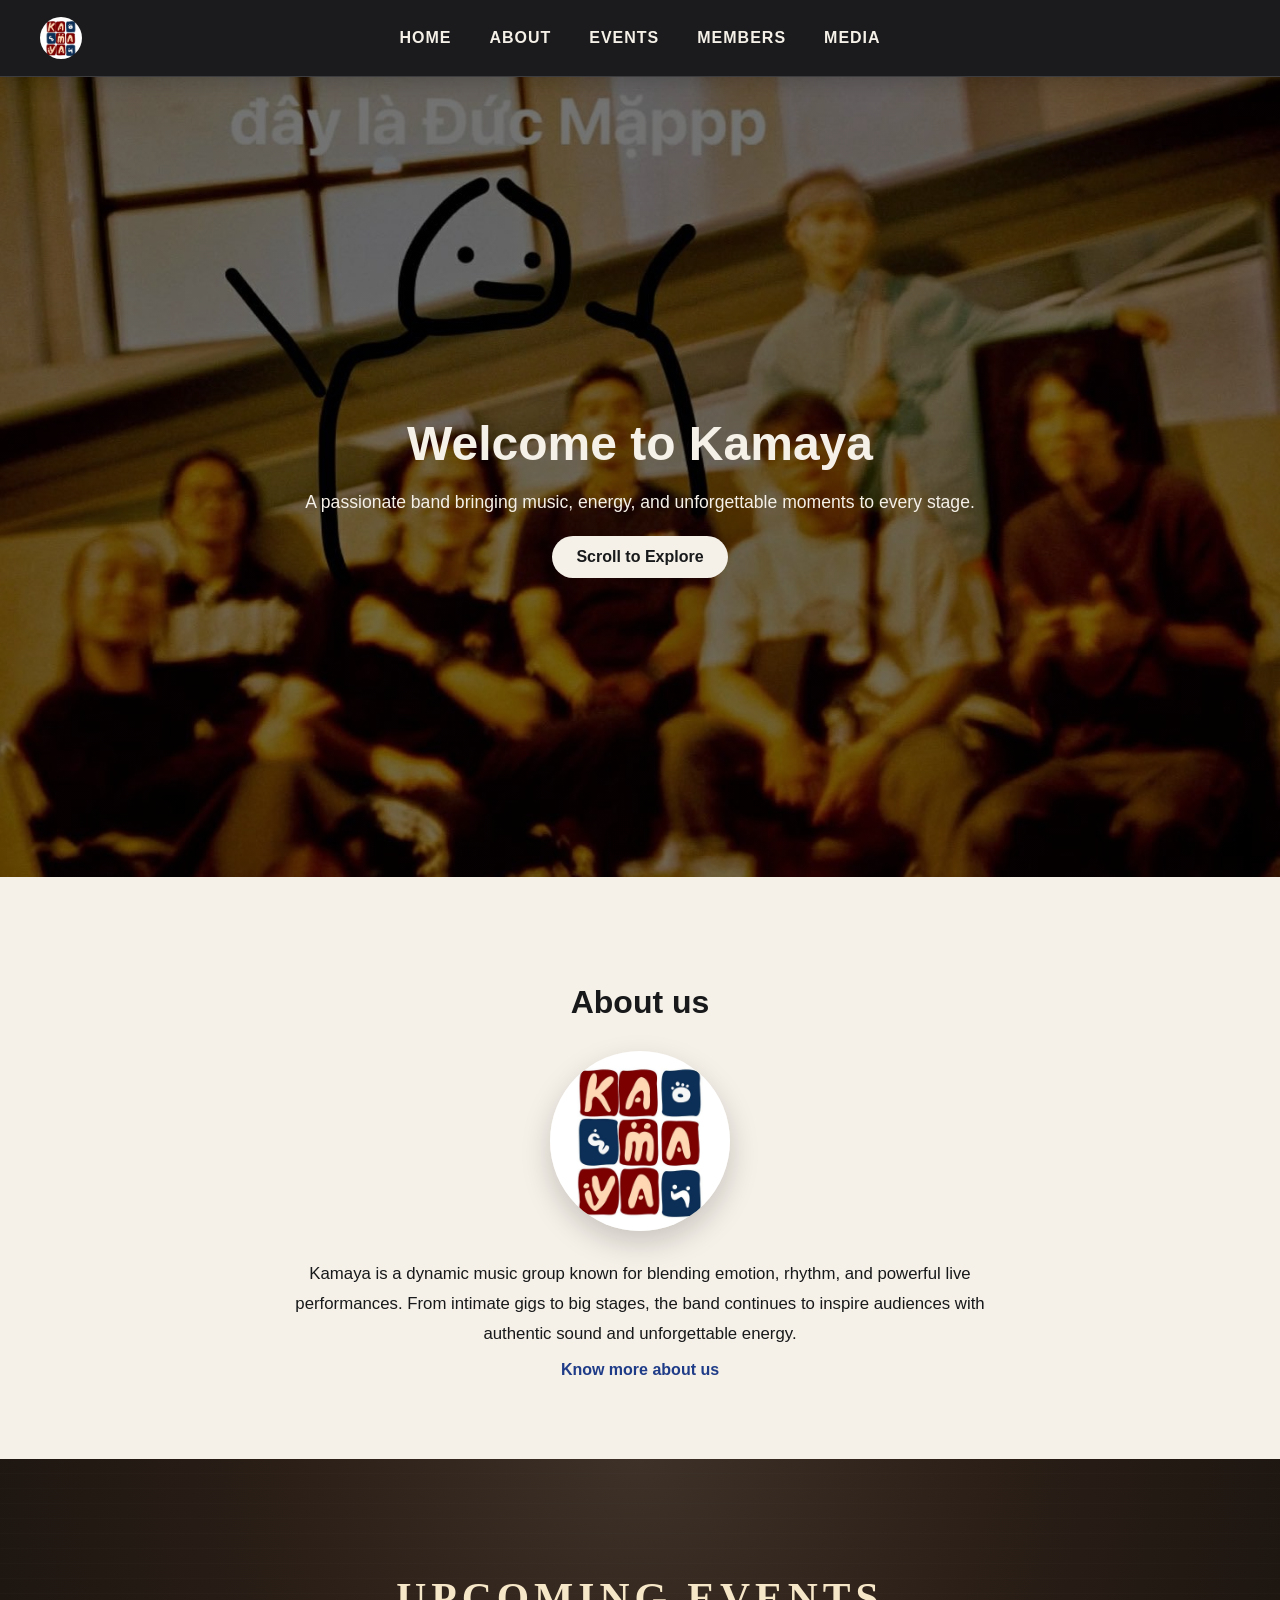
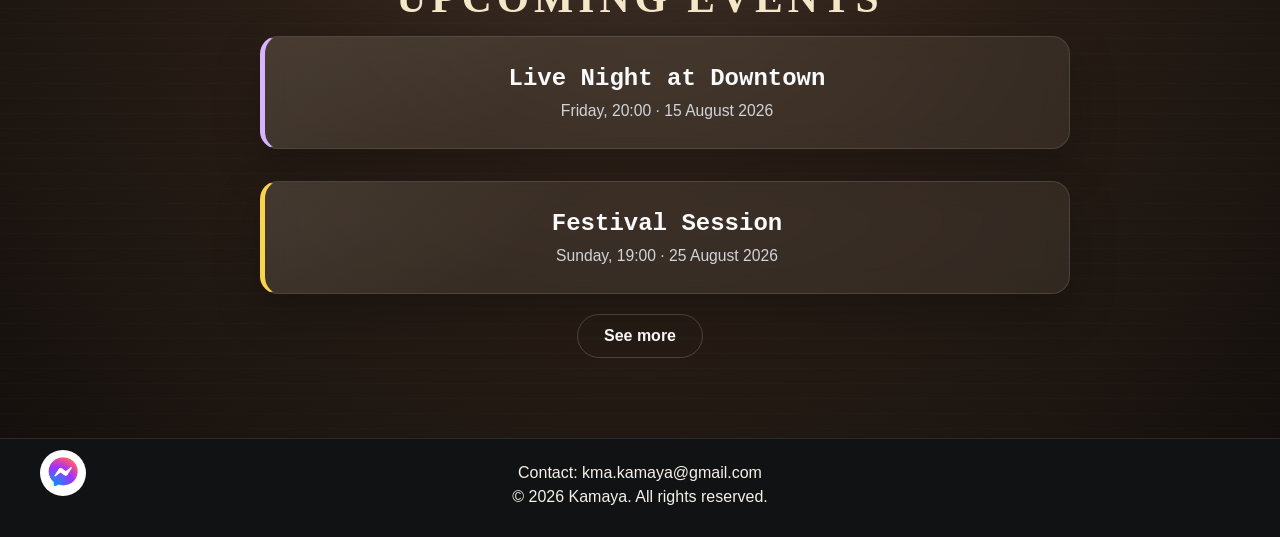
<file: index.html>
<!DOCTYPE html>
<html lang="en">
<head>
    <meta charset="UTF-8">
    <meta name="viewport" content="width=device-width, initial-scale=1.0">
    <title>Home</title>
    <link rel="stylesheet" href="css/style.css">
</head>
<body>
    <header class="header">
        <nav class="navbar" aria-label="Main navigation">
            <a href="index.html" class="nav-logo" onclick="if (window.location.pathname.endsWith('index.html') || window.location.pathname.endsWith('/')) { event.preventDefault(); window.location.reload(); }">
                <img src="image/logo.jpg" alt="Kamaya Logo">
            </a>
            <button class="nav-toggle" type="button" aria-label="Toggle menu" aria-expanded="false">
                <span class="nav-toggle-bar"></span>
                <span class="nav-toggle-bar"></span>
                <span class="nav-toggle-bar"></span>
            </button>
            <ul class="nav-menu">
                <li><a href="index.html">HOME</a></li>
                <li><a href="about.html">ABOUT</a></li>
                <li><a href="events.html">EVENTS</a></li>
                <li><a href="members.html">MEMBERS</a></li>
                <li><a href="media.html">MEDIA</a></li>
            </ul>
        </nav>
    </header>
    <main>
        <section class="hero">
            <div class="hero-content">
                <h1>Welcome to Kamaya</h1>
                <p>A passionate band bringing music, energy, and unforgettable moments to every stage.</p>
                <a href="#about-band" class="hero-btn">Scroll to Explore</a>
            </div>
        </section>

        <section id="about-band" class="band-info">
            <h2>About us</h2>
            <div class="band-about-center">
                <img src="image/logo.jpg" alt="Kamaya team" class="about-logo">
                <p>Kamaya is a dynamic music group known for blending emotion, rhythm, and powerful live performances. From intimate gigs to big stages, the band continues to inspire audiences with authentic sound and unforgettable energy.</p>
                <a href="about.html" class="about-link">Know more about us</a>
            </div>
        </section>

        <section class="events-section">
            <h2>Upcoming Events</h2>
            <div class="events-grid">
                <div class="event-card">
                    <h3>Live Night at Downtown</h3>
                    <p>Friday, 20:00 · 15 August 2026</p>
                </div>
                <div class="event-card">
                    <h3>Festival Session</h3>
                    <p>Sunday, 19:00 · 25 August 2026</p>
                </div>
            </div>
            <a href="events.html" class="see-more-link">See more</a>
        </section>
    </main>

    <footer class="footer">
        <div class="footer-contact">
            <p>Contact: kma.kamaya@gmail.com</p>
            <a href="https://www.facebook.com/messages/t/61567015156430" target="_blank" rel="noopener noreferrer" class="messenger-link" aria-label="Chat on Messenger">
                <img src="image/messengerLogo.webp" alt="Messenger icon">
            </a>
        </div>
        <p>© 2026 Kamaya. All rights reserved.</p>
    </footer>
    <script src="js/mobile-menu.js"></script>
</body>
</html>
</file>
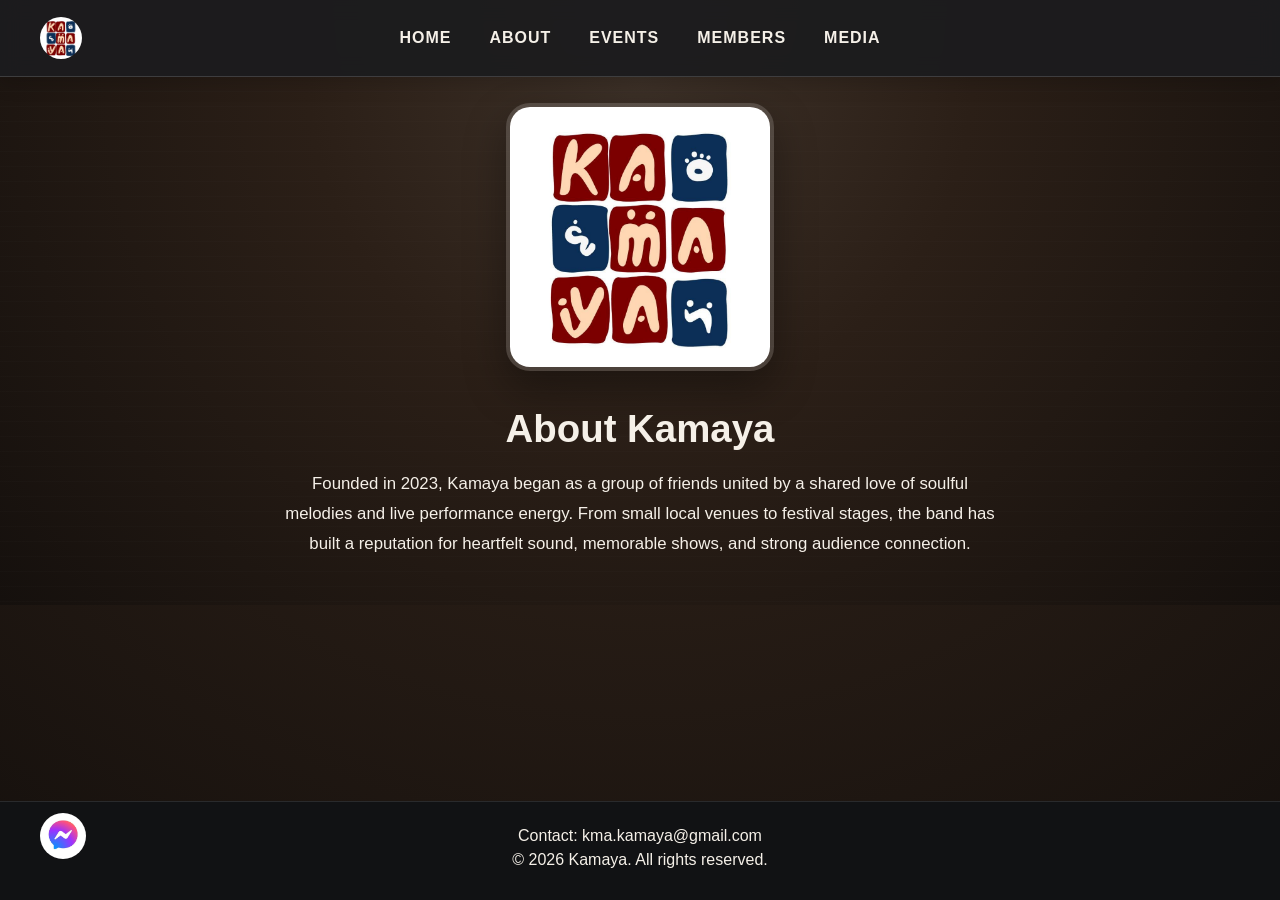
<file: about.html>
<!DOCTYPE html>
<html lang="en">
<head>
    <meta charset="UTF-8">
    <meta name="viewport" content="width=device-width, initial-scale=1.0">
    <title>About</title>
    <link rel="stylesheet" href="css/style.css">
</head>
<body class="about-page">
    <header class="header">
        <nav class="navbar" aria-label="Main navigation">
            <a href="index.html" class="nav-logo" onclick="if (window.location.pathname.endsWith('index.html') || window.location.pathname.endsWith('/')) { event.preventDefault(); window.location.reload(); }">
                <img src="image/logo.jpg" alt="Kamaya Logo">
            </a>
            <button class="nav-toggle" type="button" aria-label="Toggle menu" aria-expanded="false">
                <span class="nav-toggle-bar"></span>
                <span class="nav-toggle-bar"></span>
                <span class="nav-toggle-bar"></span>
            </button>
            <ul class="nav-menu">
                <li><a href="index.html">HOME</a></li>
                <li><a href="about.html">ABOUT</a></li>
                <li><a href="events.html">EVENTS</a></li>
                <li><a href="members.html">MEMBERS</a></li>
                <li><a href="media.html">MEDIA</a></li>
            </ul>
        </nav>
    </header>

    <main>
        <section class="about-hero">
            <div class="about-hero-content">
                <img src="image/logo.jpg" alt="Kamaya Logo" class="about-page-logo">
                <div class="about-description">
                    <h1>About Kamaya</h1>
                    <p>Founded in 2023, Kamaya began as a group of friends united by a shared love of soulful melodies and live performance energy. From small local venues to festival stages, the band has built a reputation for heartfelt sound, memorable shows, and strong audience connection.</p>
                </div>
            </div>
        </section>
    </main>

    <footer class="footer">
        <div class="footer-contact">
            <p>Contact: kma.kamaya@gmail.com</p>
            <a href="https://www.facebook.com/messages/t/61567015156430" target="_blank" rel="noopener noreferrer" class="messenger-link" aria-label="Chat on Messenger">
                <img src="image/messengerLogo.webp" alt="Messenger icon">
            </a>
        </div>
        <p>© 2026 Kamaya. All rights reserved.</p>
    </footer>
    <script src="js/mobile-menu.js"></script>
</body>
</html>
</file>
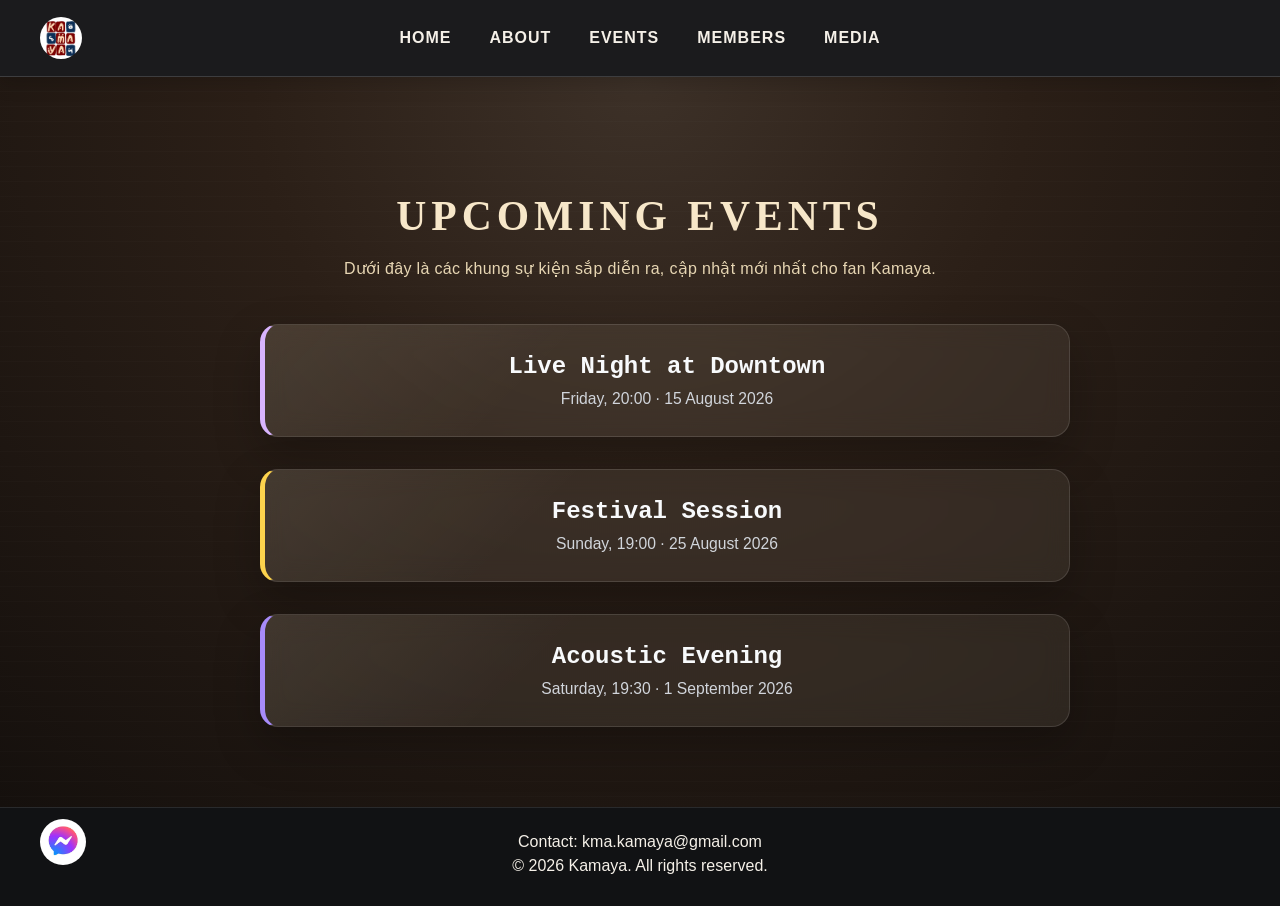
<file: events.html>
<!DOCTYPE html>
<html lang="en">
<head>
    <meta charset="UTF-8">
    <meta name="viewport" content="width=device-width, initial-scale=1.0">
    <title>Events</title>
    <link rel="stylesheet" href="css/style.css">
</head>
<body>
    <header class="header">
        <nav class="navbar" aria-label="Main navigation">
            <a href="index.html" class="nav-logo" onclick="if (window.location.pathname.endsWith('index.html') || window.location.pathname.endsWith('/')) { event.preventDefault(); window.location.reload(); }">
                <img src="image/logo.jpg" alt="Kamaya Logo">
            </a>
            <button class="nav-toggle" type="button" aria-label="Toggle menu" aria-expanded="false">
                <span class="nav-toggle-bar"></span>
                <span class="nav-toggle-bar"></span>
                <span class="nav-toggle-bar"></span>
            </button>
            <ul class="nav-menu">
                <li><a href="index.html">HOME</a></li>
                <li><a href="about.html">ABOUT</a></li>
                <li><a href="events.html">EVENTS</a></li>
                <li><a href="members.html">MEMBERS</a></li>
                <li><a href="media.html">MEDIA</a></li>
            </ul>
        </nav>
    </header>

    <main>
        <section class="events-section">
            <h1>Upcoming events</h1>
            <p class="section-description">Dưới đây là các khung sự kiện sắp diễn ra, cập nhật mới nhất cho fan Kamaya.</p>
            <div class="events-list">
                <div class="event-card">
                    <h3>Live Night at Downtown</h3>
                    <p>Friday, 20:00 · 15 August 2026</p>
                </div>
                <div class="event-card">
                    <h3>Festival Session</h3>
                    <p>Sunday, 19:00 · 25 August 2026</p>
                </div>
                <div class="event-card">
                    <h3>Acoustic Evening</h3>
                    <p>Saturday, 19:30 · 1 September 2026</p>
                </div>
            </div>
        </section>
    </main>

    <footer class="footer">
        <div class="footer-contact">
            <p>Contact: kma.kamaya@gmail.com</p>
            <a href="https://www.facebook.com/messages/t/61567015156430" target="_blank" rel="noopener noreferrer" class="messenger-link" aria-label="Chat on Messenger">
                <img src="image/messengerLogo.webp" alt="Messenger icon">
            </a>
        </div>
        <p>© 2026 Kamaya. All rights reserved.</p>
    </footer>
    <script src="js/mobile-menu.js"></script>
</body>
</html>
</file>
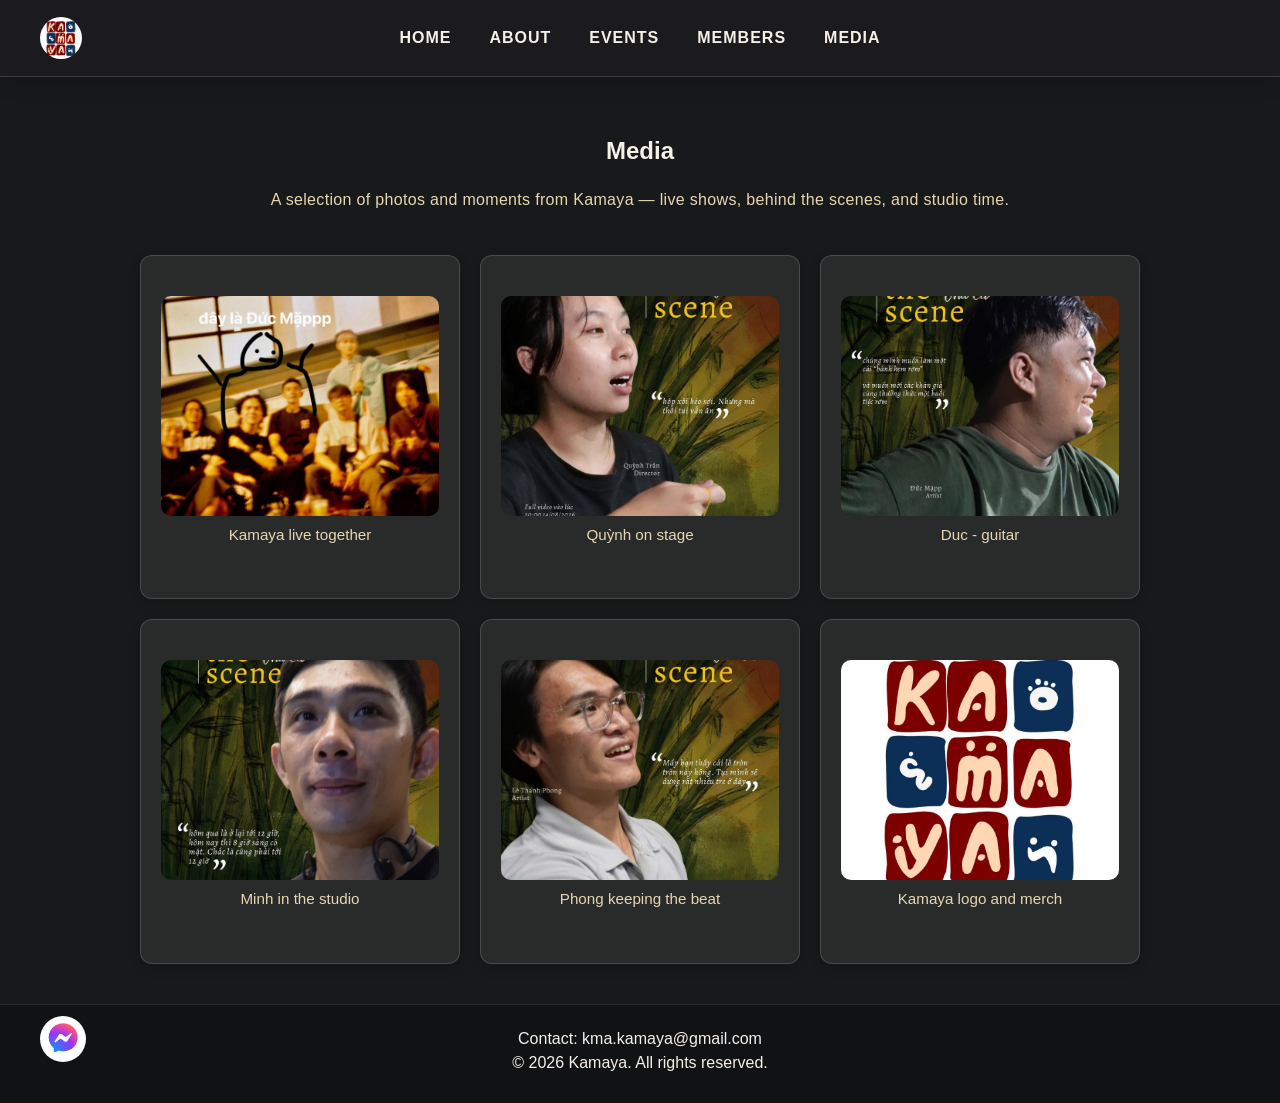
<file: media.html>
<!DOCTYPE html>
<html lang="en">
<head>
    <meta charset="UTF-8">
    <meta name="viewport" content="width=device-width, initial-scale=1.0">
    <title>Media</title>
    <link rel="stylesheet" href="css/style.css">
</head>
<body>
    <header class="header">
        <nav class="navbar" aria-label="Main navigation">
            <a href="index.html" class="nav-logo" onclick="if (window.location.pathname.endsWith('index.html') || window.location.pathname.endsWith('/')) { event.preventDefault(); window.location.reload(); }">
                <img src="image/logo.jpg" alt="Kamaya Logo">
            </a>
            <button class="nav-toggle" type="button" aria-label="Toggle menu" aria-expanded="false">
                <span class="nav-toggle-bar"></span>
                <span class="nav-toggle-bar"></span>
                <span class="nav-toggle-bar"></span>
            </button>
            <ul class="nav-menu">
                <li><a href="index.html">HOME</a></li>
                <li><a href="about.html">ABOUT</a></li>
                <li><a href="events.html">EVENTS</a></li>
                <li><a href="members.html">MEMBERS</a></li>
                <li><a href="media.html">MEDIA</a></li>
            </ul>
        </nav>
    </header>
    <main class="content">
        <section class="media-section">
            <h1>Media</h1>
            <p class="section-description">A selection of photos and moments from Kamaya — live shows, behind the scenes, and studio time.</p>
            <div class="media-grid">
                <div class="media-card">
                    <img src="image/team.jpg" alt="Band team">
                    <p class="caption">Kamaya live together</p>
                </div>
                <div class="media-card">
                    <img src="image/quynh.jpg" alt="Quynh singing">
                    <p class="caption">Quỳnh on stage</p>
                </div>
                <div class="media-card">
                    <img src="image/duc.jpg" alt="Duc playing guitar">
                    <p class="caption">Duc - guitar</p>
                </div>
                <div class="media-card">
                    <img src="image/minh.jpg" alt="Minh producing">
                    <p class="caption">Minh in the studio</p>
                </div>
                <div class="media-card">
                    <img src="image/phong.jpg" alt="Phong on drums">
                    <p class="caption">Phong keeping the beat</p>
                </div>
                <div class="media-card">
                    <img src="image/logo.jpg" alt="Kamaya logo">
                    <p class="caption">Kamaya logo and merch</p>
                </div>
            </div>
        </section>
    </main>

    <footer class="footer">
        <div class="footer-contact">
            <p>Contact: kma.kamaya@gmail.com</p>
            <a href="https://www.facebook.com/messages/t/61567015156430" target="_blank" rel="noopener noreferrer" class="messenger-link" aria-label="Chat on Messenger">
                <img src="image/messengerLogo.webp" alt="Messenger icon">
            </a>
        </div>
        <p>© 2026 Kamaya. All rights reserved.</p>
    </footer>
    <script src="js/mobile-menu.js"></script>
</body>
</html>
</file>
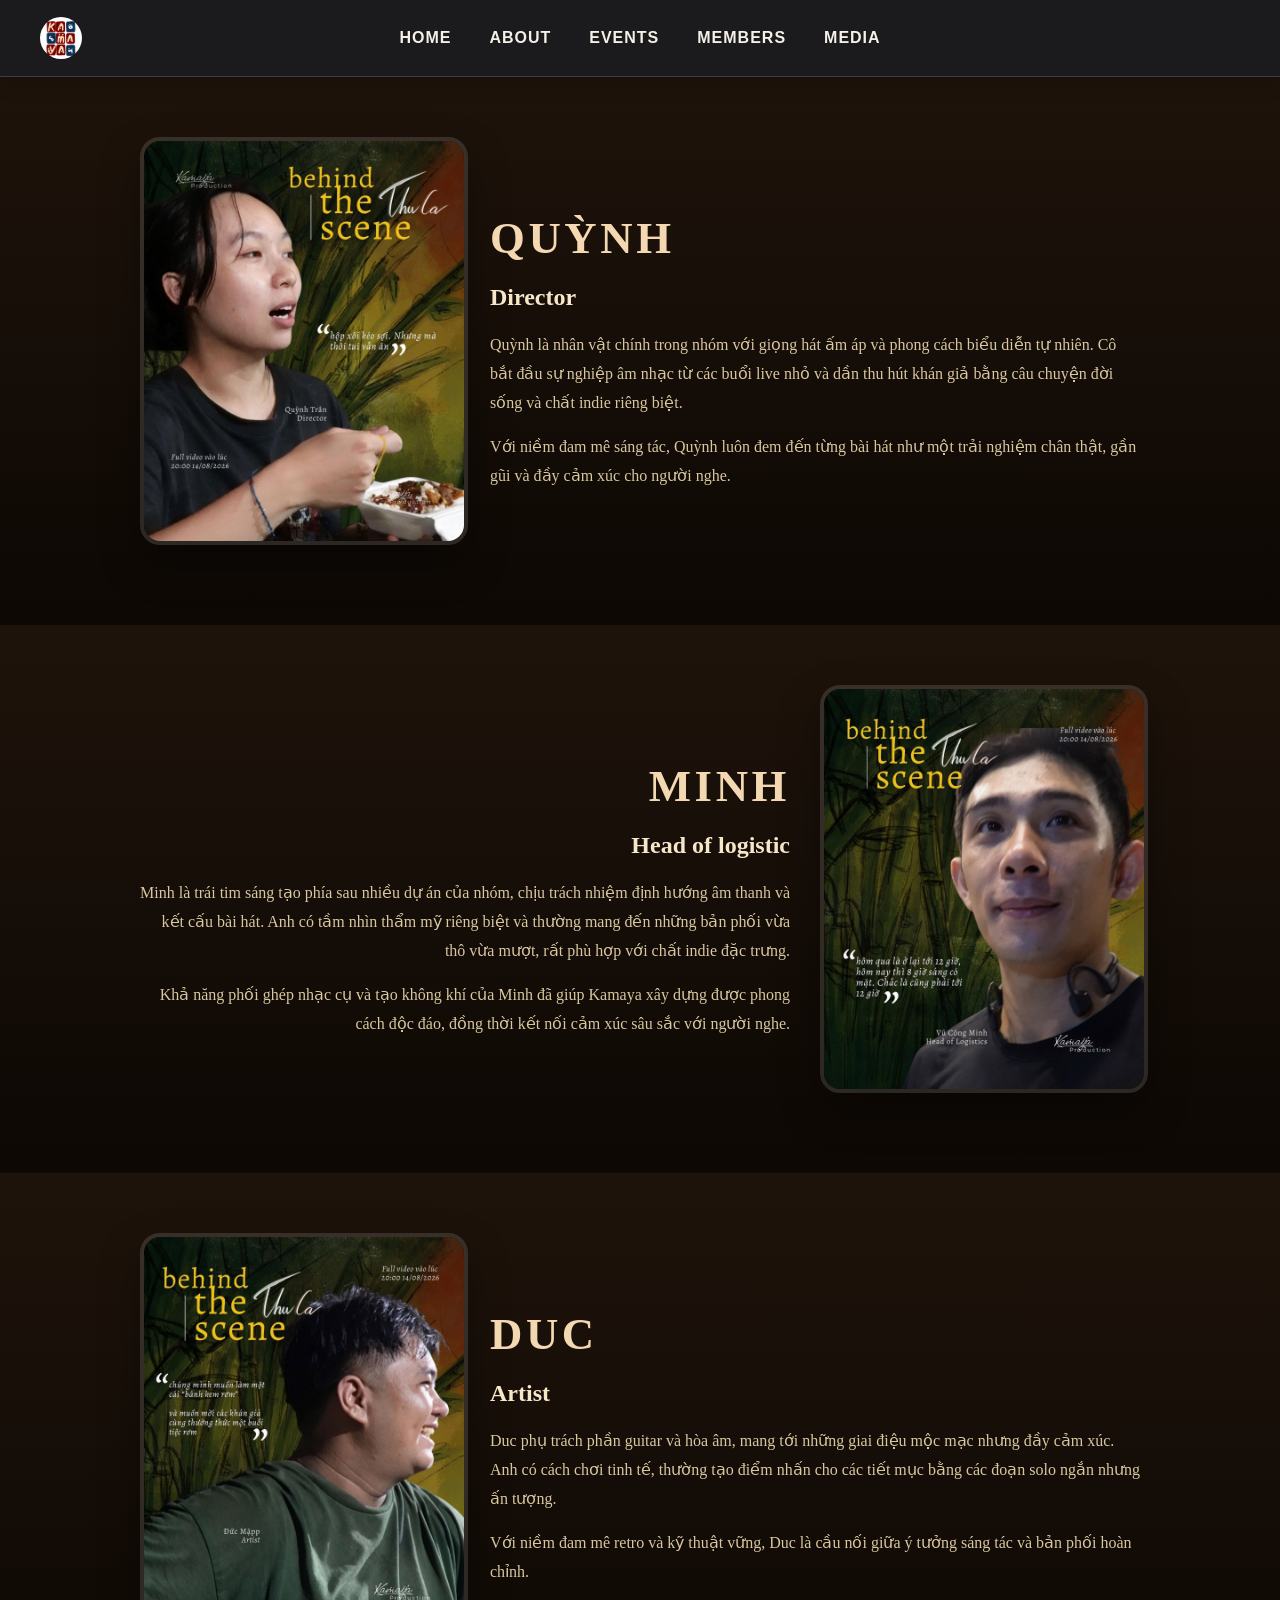
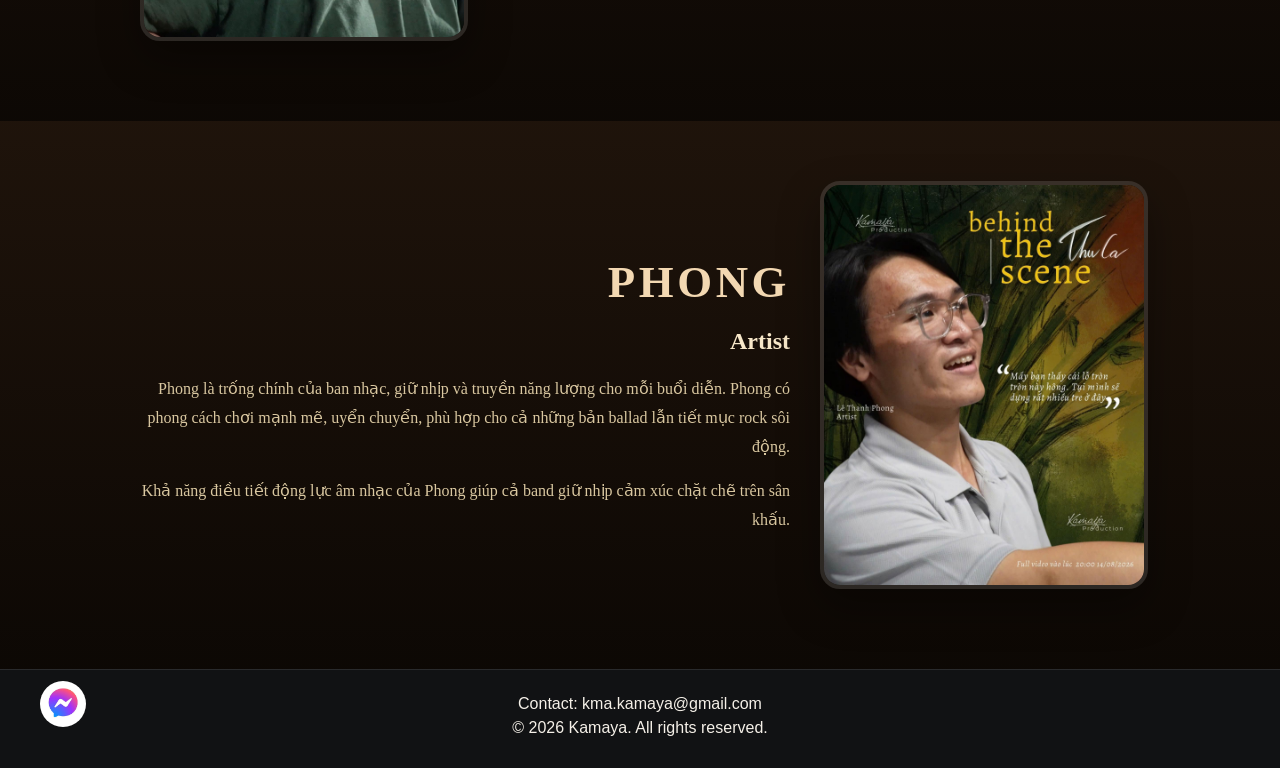
<file: members.html>
<!DOCTYPE html>
<html lang="en">
<head>
    <meta charset="UTF-8">
    <meta name="viewport" content="width=device-width, initial-scale=1.0">
    <title>Members</title>
    <link rel="stylesheet" href="css/style.css">
</head>
<body>
    <header class="header">
        <nav class="navbar" aria-label="Main navigation">
            <a href="index.html" class="nav-logo" onclick="if (window.location.pathname.endsWith('index.html') || window.location.pathname.endsWith('/')) { event.preventDefault(); window.location.reload(); }">
                <img src="image/logo.jpg" alt="Kamaya Logo">
            </a>
            <button class="nav-toggle" type="button" aria-label="Toggle menu" aria-expanded="false">
                <span class="nav-toggle-bar"></span>
                <span class="nav-toggle-bar"></span>
                <span class="nav-toggle-bar"></span>
            </button>
            <ul class="nav-menu">
                <li><a href="index.html">HOME</a></li>
                <li><a href="about.html">ABOUT</a></li>
                <li><a href="events.html">EVENTS</a></li>
                <li><a href="members.html">MEMBERS</a></li>
                <li><a href="media.html">MEDIA</a></li>
            </ul>
        </nav>
    </header>
    <main>
        <section class="member-section">
            <div class="member-profile">
                <div class="member-photo">
                    <img src="image/quynh.jpg" alt="Quynh">
                </div>
                <div class="member-details">
                    <h1>Quỳnh</h1>
                    <h2 class="member-role">Director</h2>
                    <p>Quỳnh là nhân vật chính trong nhóm với giọng hát ấm áp và phong cách biểu diễn tự nhiên. Cô bắt đầu sự nghiệp âm nhạc từ các buổi live nhỏ và dần thu hút khán giả bằng câu chuyện đời sống và chất indie riêng biệt.</p>
                    <p>Với niềm đam mê sáng tác, Quỳnh luôn đem đến từng bài hát như một trải nghiệm chân thật, gần gũi và đầy cảm xúc cho người nghe.</p>
                </div>
            </div>
        </section>

        <section class="member-section">
            <div class="member-profile reverse">
                <div class="member-details reverse-details">
                    <h1>Minh</h1>
                    <h2 class="member-role">Head of logistic</h2>
                    <p>Minh là trái tim sáng tạo phía sau nhiều dự án của nhóm, chịu trách nhiệm định hướng âm thanh và kết cấu bài hát. Anh có tầm nhìn thẩm mỹ riêng biệt và thường mang đến những bản phối vừa thô vừa mượt, rất phù hợp với chất indie đặc trưng.</p>
                    <p>Khả năng phối ghép nhạc cụ và tạo không khí của Minh đã giúp Kamaya xây dựng được phong cách độc đáo, đồng thời kết nối cảm xúc sâu sắc với người nghe.</p>
                </div>
                <div class="member-photo">
                    <img src="image/minh.jpg" alt="Minh">
                </div>
            </div>
        </section>

        <section class="member-section">
            <div class="member-profile">
                <div class="member-photo">
                    <img src="image/duc.jpg" alt="Duc">
                </div>
                <div class="member-details">
                    <h1>Duc</h1>
                    <h2 class="member-role">Artist</h2>
                    <p>Duc phụ trách phần guitar và hòa âm, mang tới những giai điệu mộc mạc nhưng đầy cảm xúc. Anh có cách chơi tinh tế, thường tạo điểm nhấn cho các tiết mục bằng các đoạn solo ngắn nhưng ấn tượng.</p>
                    <p>Với niềm đam mê retro và kỹ thuật vững, Duc là cầu nối giữa ý tưởng sáng tác và bản phối hoàn chỉnh.</p>
                </div>
            </div>
        </section>

        <section class="member-section">
            <div class="member-profile reverse">
                <div class="member-details reverse-details">
                    <h1>Phong</h1>
                    <h2 class="member-role">Artist</h2>
                    <p>Phong là trống chính của ban nhạc, giữ nhịp và truyền năng lượng cho mỗi buổi diễn. Phong có phong cách chơi mạnh mẽ, uyển chuyển, phù hợp cho cả những bản ballad lẫn tiết mục rock sôi động.</p>
                    <p>Khả năng điều tiết động lực âm nhạc của Phong giúp cả band giữ nhịp cảm xúc chặt chẽ trên sân khấu.</p>
                </div>
                <div class="member-photo">
                    <img src="image/phong.jpg" alt="Phong">
                </div>
            </div>
        </section>
    </main>

    <footer class="footer">
        <div class="footer-contact">
            <p>Contact: kma.kamaya@gmail.com</p>
            <a href="https://www.facebook.com/messages/t/61567015156430" target="_blank" rel="noopener noreferrer" class="messenger-link" aria-label="Chat on Messenger">
                <img src="image/messengerLogo.webp" alt="Messenger icon">
            </a>
        </div>
        <p>© 2026 Kamaya. All rights reserved.</p>
    </footer>
    <script src="js/mobile-menu.js"></script>
</body>
</html>
</file>
<file: css/style.css>
html {
    scroll-behavior: smooth;
    min-height: 100%;
}

body {
    margin: 0;
    display: flex;
    flex-direction: column;
    min-height: 100vh;
    font-family: Arial, sans-serif;
    background: #17191A;
    color: #F5F0E8;
}

body.about-page {
    background: radial-gradient(circle at top, #3d3128 0%, #2b1f17 40%, #15100d 100%);
}

main {
    flex: 1;
}

.header {
    position: sticky;
    top: 0;
    z-index: 1000;
    background: rgba(28, 28, 30, 0.95);
    backdrop-filter: blur(10px);
    -webkit-backdrop-filter: blur(10px);
    padding: 12px 24px;
    box-shadow: 0 4px 20px rgba(0, 0, 0, 0.2);
    border-bottom: 1px solid rgba(255, 255, 255, 0.15);
}

.navbar {
    display: flex;
    align-items: center;
    justify-content: center;
    position: relative;
    max-width: 1200px;
    margin: 0 auto;
    min-height: 52px;
}

.nav-logo {
    position: absolute;
    left: 0;
    display: flex;
    align-items: center;
    text-decoration: none;
    z-index: 2;
}

.nav-logo img {
    width: 42px;
    height: 42px;
    object-fit: cover;
    border-radius: 50%;
}

.nav-menu {
    list-style: none;
    display: flex;
    gap: 10px;
    margin: 0;
    padding: 0;
}

.nav-toggle {
    display: none;
    position: absolute;
    right: 0;
    top: 50%;
    transform: translateY(-50%);
    width: 44px;
    height: 44px;
    border: none;
    background: transparent;
    cursor: pointer;
    padding: 0;
    z-index: 2;
    flex-direction: column;
    align-items: center;
    justify-content: center;
    gap: 5px;
}

.nav-toggle-bar {
    display: block;
    width: 28px;
    height: 3px;
    background: #F5F0E8;
    margin: 0;
    border-radius: 2px;
    transition: transform 0.25s ease, opacity 0.25s ease;
}

.nav-menu li a {
    display: inline-block;
    padding: 10px 14px;
    text-decoration: none;
    color: #F5F0E8;
    font-weight: 600;
    letter-spacing: 1px;
    border-radius: 8px;
    transition: all 0.3s ease;
}

.nav-menu li a:hover {
    background: rgba(255, 255, 255, 0.18);
    color: #ffffff;
    transform: translateY(-2px);
}

.content {
    padding: 40px 20px;
    text-align: center;
}

.hero {
    min-height: 80vh;
    display: flex;
    align-items: center;
    justify-content: center;
    padding: 40px 20px;
    background: linear-gradient(rgba(0, 0, 0, 0.55), rgba(0, 0, 0, 0.55)), url('../image/team.jpg');
    background-size: cover;
    background-position: center;
}

.hero-content {
    text-align: center;
    max-width: 700px;
    color: #F5F0E8;
}

.about-hero {
    display: flex;
    align-items: center;
    justify-content: center;
    min-height: 52vh;
    padding: 20px 20px 40px;
    background: radial-gradient(circle at top, #3d3128 0%, #2b1f17 40%, #15100d 100%);
    position: relative;
    overflow: hidden;
}

.about-hero::before {
    content: "";
    position: absolute;
    inset: 0;
    background-image: repeating-linear-gradient(transparent 0 14px, rgba(255, 255, 255, 0.03) 14px 15px);
    opacity: 0.35;
    pointer-events: none;
}

.about-hero-content {
    max-width: 760px;
    width: 100%;
    text-align: center;
    position: relative;
    z-index: 1;
}

.member-section {
    padding: 60px 20px 80px;
    background: linear-gradient(180deg, rgba(31, 19, 10, 0.95) 0%, rgba(12, 7, 3, 0.95) 100%);
}

.member-profile {
    display: flex;
    align-items: center;
    gap: 30px;
    max-width: 1000px;
    margin: 0 auto;
    flex-wrap: wrap;
}

.member-profile.reverse {
    flex-direction: row;
}

.member-photo {
    flex: 0 0 320px;
    max-width: 320px;
}

.member-profile.reverse .member-details {
    text-align: right;
}

@media (max-width: 900px) {
    .header {
        padding: 10px 16px;
    }

    .navbar {
        justify-content: space-between;
        min-height: 40px;
    }

    .nav-logo {
        position: static;
    }

    .nav-toggle {
        display: flex;
        position: static;
        transform: none;
    }

    .nav-menu {
        position: absolute;
        top: calc(100% + 8px);
        right: 0;
        left: 0;
        display: flex;
        flex-direction: column;
        background: rgba(23, 25, 26, 0.97);
        border: none;
        border-radius: 12px;
        padding: 0 12px;
        box-shadow: 0 16px 40px rgba(0, 0, 0, 0.25);
        max-height: 0;
        opacity: 0;
        overflow: hidden;
        pointer-events: none;
        transform: translateY(-10px);
        transition: max-height 0.35s ease, opacity 0.25s ease, transform 0.3s ease, padding 0.25s ease;
    }

    .nav-open .nav-menu {
        max-height: 320px;
        opacity: 1;
        pointer-events: auto;
        transform: translateY(0);
        padding: 12px;
    }

    .nav-menu li {
        width: 100%;
        opacity: 0;
        transform: translateY(-6px);
        transition: opacity 0.2s ease, transform 0.2s ease;
    }

    .nav-open .nav-menu li {
        opacity: 1;
        transform: translateY(0);
    }

    .nav-open .nav-menu li:nth-child(1) { transition-delay: 0.04s; }
    .nav-open .nav-menu li:nth-child(2) { transition-delay: 0.08s; }
    .nav-open .nav-menu li:nth-child(3) { transition-delay: 0.12s; }
    .nav-open .nav-menu li:nth-child(4) { transition-delay: 0.16s; }
    .nav-open .nav-menu li:nth-child(5) { transition-delay: 0.20s; }

    .nav-menu li a {
        display: block;
        text-align: center;
        width: 100%;
        padding: 12px 14px;
    }

    .member-profile.reverse {
        flex-direction: column;
    }

    .member-profile.reverse .member-details {
        text-align: left;
    }
}

.member-photo img {
    width: 100%;
    display: block;
    border-radius: 20px;
    border: 4px solid rgba(255, 255, 255, 0.12);
    box-shadow: 0 18px 40px rgba(0, 0, 0, 0.35);
}

.member-details {
    flex: 1;
    min-width: 280px;
    color: #f7e7c9;
    font-family: Georgia, 'Times New Roman', serif;
}

.member-details h1 {
    font-size: 2.8rem;
    margin-bottom: 18px;
    letter-spacing: 0.08em;
    text-transform: uppercase;
    color: #f3d8b2;
}

.member-details p {
    font-size: 1rem;
    line-height: 1.8;
    margin-bottom: 16px;
    color: #d9c7a0;
}

@media (max-width: 900px) {
    .member-profile {
        flex-direction: column;
        text-align: center;
    }

    .member-photo,
    .member-details {
        max-width: 100%;
    }

    .member-details {
        text-align: left;
    }
}

.about-page-logo {
    width: 260px;
    max-width: 90%;
    border-radius: 24px;
    box-shadow: 0 18px 40px rgba(0, 0, 0, 0.35);
    border: 4px solid rgba(255, 255, 255, 0.15);
    margin: 0 auto;
}

.about-description {
    margin-top: 28px;
    color: #F5F0E8;
}

.about-description h1 {
    font-size: 2.4rem;
    margin-bottom: 18px;
}

.about-description p {
    font-size: 1.05rem;
    line-height: 1.8;
    max-width: 720px;
    margin: 0 auto;
}

.hero-content h1 {
    font-size: 3rem;
    margin-bottom: 10px;
}

.hero-content p {
    font-size: 1.1rem;
    margin-bottom: 20px;
    line-height: 1.6;
}

.hero-btn {
    display: inline-block;
    padding: 12px 24px;
    background: #F5F0E8;
    color: #17191A;
    text-decoration: none;
    font-weight: 700;
    border-radius: 999px;
    transition: all 0.3s ease;
}

.hero-btn:hover {
    background: #ffffff;
    transform: translateY(-2px);
}

.band-info {
    padding: 80px 20px;
    text-align: center;
    background: #f5f0e8;
    color: #17191A;
}

.band-info h2 {
    font-size: 2rem;
    margin-bottom: 15px;
}

.band-info p {
    line-height: 1.8;
    font-size: 1.05rem;
}

.band-layout {
    display: flex;
    align-items: center;
    justify-content: center;
    gap: 30px;
    max-width: 1000px;
    margin: 30px auto 0;
    flex-wrap: wrap;
}

.band-about-center {
    max-width: 700px;
    margin: 30px auto 0;
    text-align: center;
}

.about-logo {
    width: 180px;
    height: 180px;
    object-fit: cover;
    border-radius: 50%;
    box-shadow: 0 12px 30px rgba(0, 0, 0, 0.18);
}

.band-info p {
    margin: 24px auto 0;
    max-width: 740px;
    line-height: 1.8;
    font-size: 1.05rem;
}

.about-link {
    display: inline-block;
    margin-top: 12px;
    color: #1f3c88;
    font-weight: 700;
    text-decoration: none;
}

.about-link:hover {
    text-decoration: underline;
}

.media-grid {
    display: grid;
    grid-template-columns: repeat(3, minmax(0, 1fr));
    gap: 20px;
    max-width: 1000px;
    margin: 30px auto 0;
}

.media-card {
    background: rgba(255, 255, 255, 0.08);
    border: 1px solid rgba(255, 255, 255, 0.15);
    border-radius: 12px;
    padding: 40px 20px;
    color: #F5F0E8;
    box-shadow: 0 4px 12px rgba(0, 0, 0, 0.15);
}

.media-card img {
    width: 100%;
    height: 220px;
    object-fit: cover;
    border-radius: 10px;
    display: block;
}

.media-card .caption {
    margin-top: 10px;
    color: #e7d6b3;
    font-size: 0.95rem;
    text-align: center;
}

.events-section {
    padding: 80px 20px;
    background: radial-gradient(circle at top, #3d3128 0%, #2b1f17 40%, #15100d 100%);
    text-align: center;
    position: relative;
    overflow: hidden;
}

.events-section::before {
    content: "";
    position: absolute;
    inset: 0;
    background-image: repeating-linear-gradient(transparent 0 14px, rgba(255, 255, 255, 0.03) 14px 15px);
    opacity: 0.4;
    pointer-events: none;
}

.events-section h1,
.events-section h2 {
    font-family: Georgia, 'Times New Roman', serif;
    font-size: 2.6rem;
    margin-bottom: 14px;
    color: #f7e7c9;
    letter-spacing: 0.12em;
    text-transform: uppercase;
    position: relative;
    z-index: 1;
}

.section-description {
    max-width: 760px;
    margin: 0 auto 40px;
    color: #e7d6b3;
    font-size: 1rem;
    line-height: 1.9;
    letter-spacing: 0.02em;
    position: relative;
    z-index: 1;
}

.events-list,
.events-grid {
    display: grid;
    grid-template-columns: 1fr;
    gap: 32px;
    max-width: 760px;
    margin: 0 auto;
    padding: 0;
    position: relative;
    z-index: 1;
}

.event-card {
    width: 100%;
    margin: 0;
}

.event-card {
    position: relative;
    overflow: hidden;
    padding: 28px 22px;
    border-radius: 18px;
    background: rgba(245, 236, 215, 0.08);
    border: 1px solid rgba(255, 255, 255, 0.12);
    box-shadow: 0 18px 45px rgba(0, 0, 0, 0.25);
    transition: transform 0.3s ease, background 0.3s ease, box-shadow 0.3s ease;
    backdrop-filter: blur(12px);
}

.event-card::before {
    content: "";
    position: absolute;
    inset: 0;
    background: linear-gradient(135deg, rgba(255, 237, 207, 0.08), transparent 35%);
    pointer-events: none;
}

.event-card h3 {
    font-family: 'Courier New', Courier, monospace;
    color: #f7e7c9;
}

.event-card p {
    color: #d9c7a0;
}

.event-card:nth-child(1) {
    border-left: 5px solid #d8b4fe;
}

.event-card:nth-child(2) {
    border-left: 5px solid #fcd34d;
}

.event-card:nth-child(3) {
    border-left: 5px solid #a78bfa;
}

.event-card h3,
.event-card p {
    position: relative;
    z-index: 1;
}

.event-card h3 {
    margin: 0 0 10px;
    font-size: 1.5rem;
    color: #f8fafc;
}

.event-card p {
    margin: 0;
    color: #d1d5db;
    font-size: 0.98rem;
}

.event-card:hover {
    transform: translateY(-5px);
    background: rgba(255, 255, 255, 0.1);
    box-shadow: 0 18px 45px rgba(0, 0, 0, 0.3);
}

.see-more-link {
    display: inline-block;
    margin-top: 20px;
    color: #ffffff;
    font-weight: 700;
    text-decoration: none;
    border: 1px solid rgba(245, 240, 232, 0.2);
    padding: 12px 26px;
    border-radius: 999px;
    transition: background 0.3s ease, transform 0.3s ease;
}

.see-more-link:hover {
    background: rgba(245, 240, 232, 0.12);
    transform: translateY(-2px);
}


.footer {
    background: #111214;
    color: #F5F0E8;
    text-align: center;
    padding: 25px 20px;
    border-top: 1px solid rgba(255, 255, 255, 0.1);
    position: relative;
}

.footer p {
    margin: 6px 0;
}

.footer-contact {
    position: relative;
    width: 100%;
}

.footer-contact p {
    margin: 0;
}

.messenger-link {
    position: absolute;
    left: 20px;
    top: 50%;
    transform: translateY(-50%);
    display: inline-flex;
    width: 46px;
    height: 46px;
    min-width: 46px;
    border-radius: 50%;
    overflow: hidden;
    transition: transform 0.25s ease, box-shadow 0.25s ease;
}

.messenger-link img {
    width: 100%;
    height: 100%;
    object-fit: cover;
}

.messenger-link:hover {
    transform: translateY(-50%) translateX(0);
    box-shadow: 0 10px 25px rgba(0, 198, 255, 0.3);
}
</file>
